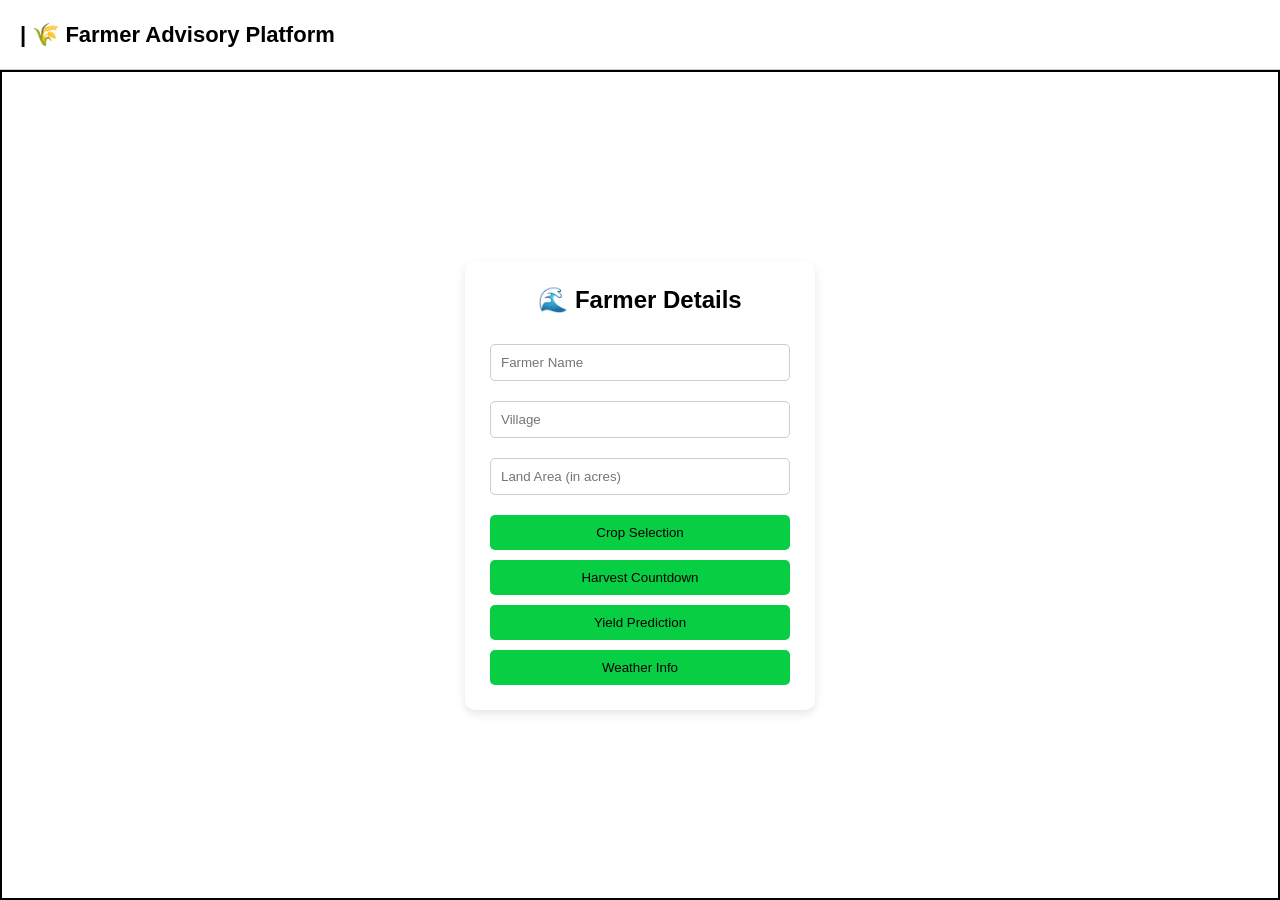
<file: index.html>
<!DOCTYPE html>
<html lang="en">
<head>
    <meta charset="UTF-8">
    <meta name="viewport" content="width=device-width, initial-scale=1.0">
    <title>👩‍🌾 Farmer Advisory Platform</title>
    <link rel="stylesheet" href="style.css">
</head>
<body>

    <div class="header">
        | 🌾 Farmer Advisory Platform
    </div>

    <div class="container">
        <div class="form-box">
            <h2> 🌊 Farmer Details</h2>

            <form>
                <input type="text" placeholder="Farmer Name" required>
                <input type="text" placeholder="Village" required>

                <input type="number" placeholder="Land Area (in acres)" required>

                <button type="button" onclick="goToPage('crop.html')">Crop Selection</button>
                <button type="button" onclick="goToPage('countdown.html')">Harvest Countdown</button>
                <button type="button" onclick="goToPage('yield.html')">Yield Prediction</button>
                <button type="button" onclick="goToPage('weather.html')">Weather Info</button>
            </form>
        </div>
    </div>

    <script src="script.js"></script>

</body>
</html>
</file>
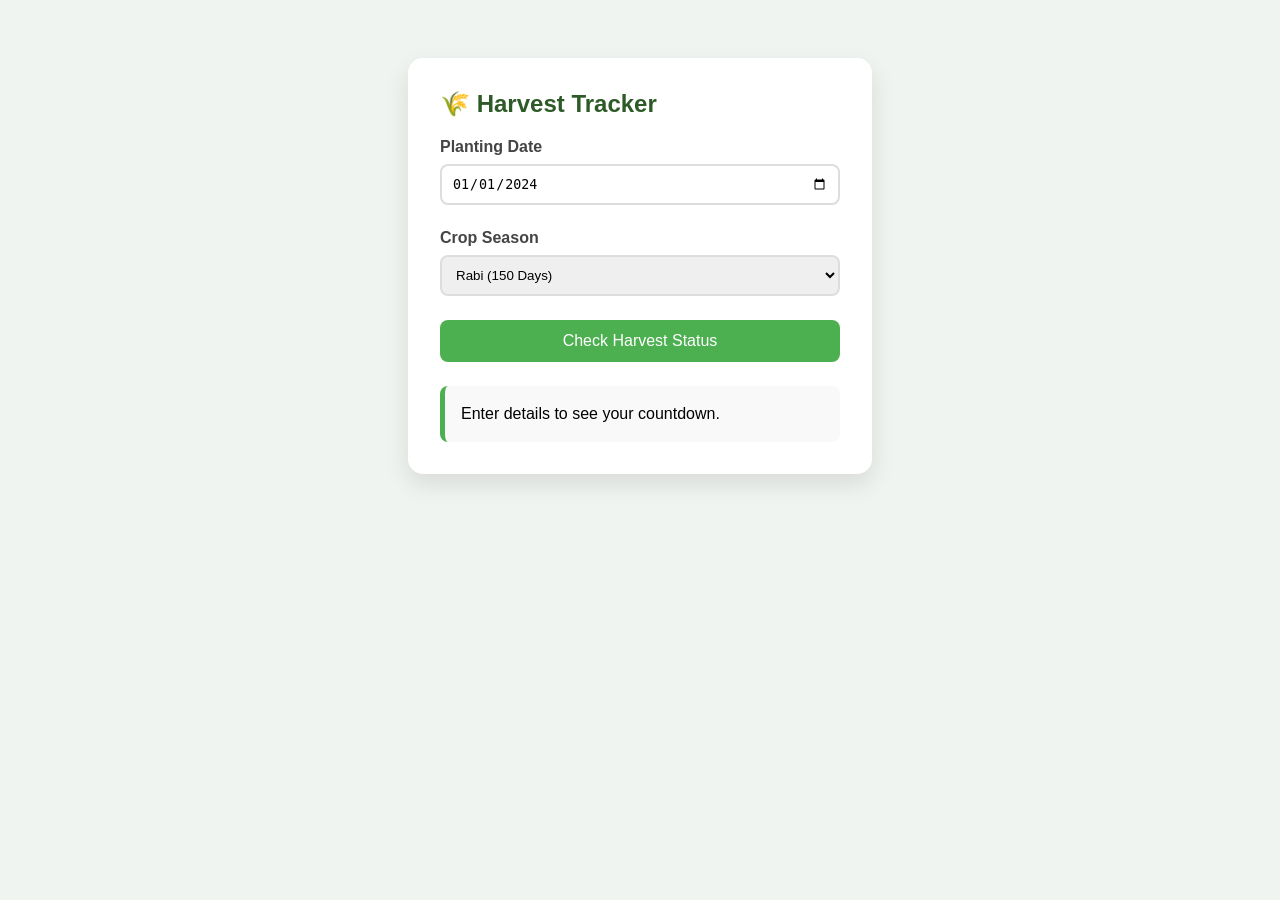
<file: countdown.html>
<!DOCTYPE html>
<html lang="en">
<head>
    <meta charset="UTF-8">
    <meta name="viewport" content="width=device-width, initial-scale=1.0">
    <title>Harvest Tracker</title>
    <style>
        /* Merged CSS */
        body {
            font-family: 'Segoe UI', Tahoma, Geneva, Verdana, sans-serif;
            background-color: #f0f4f0;
            display: flex;
            justify-content: center;
            padding-top: 50px;
        }

        .harvest-card {
            background: white;
            padding: 2rem;
            border-radius: 15px;
            box-shadow: 0 10px 25px rgba(0,0,0,0.1);
            width: 100%;
            max-width: 400px;
        }

        h2 { color: #2d5a27; margin-top: 0; }

        .input-group { margin-bottom: 1.5rem; }

        label { display: block; margin-bottom: 0.5rem; font-weight: bold; color: #444; }

        input, select {
            width: 100%;
            padding: 10px;
            border: 2px solid #ddd;
            border-radius: 8px;
            box-sizing: border-box;
        }

        button {
            width: 100%;
            padding: 12px;
            background-color: #4CAF50;
            color: white;
            border: none;
            border-radius: 8px;
            font-size: 1rem;
            cursor: pointer;
            transition: background 0.3s;
        }

        button:hover { background-color: #45a049; }

        .result-box {
            margin-top: 1.5rem;
            padding: 1rem;
            border-radius: 8px;
            background: #f9f9f9;
            border-left: 5px solid #4CAF50;
            line-height: 1.5;
        }

        .progress-container {
            width: 100%;
            height: 20px;
            background-color: #e0e0e0;
            border-radius: 10px;
            margin: 1.5rem 0 0.5rem 0;
            overflow: hidden;
            display: none; /* Hidden until calculation */
        }

        .progress-bar {
            height: 100%;
            width: 0%;
            background: linear-gradient(90deg, #4caf50, #8bc34a);
            transition: width 0.5s ease-in-out;
        }
    </style>
</head>
<body>

<div class="harvest-card">
    <h2>🌾 Harvest Tracker</h2>
    
    <div class="input-group">
        <label for="plantDate">Planting Date</label>
        <input type="date" id="plantDate" value="2024-01-01">
    </div>

    <div class="input-group">
        <label for="cropType">Crop Season</label>
        <select id="cropType">
            <option value="rabi">Rabi (150 Days)</option>
            <option value="kharif">Kharif (120 Days)</option>
            <option value="other">Other (90 Days)</option>
        </select>
    </div>

    <button onclick="updateCountdown()">Check Harvest Status</button>

    <div class="progress-container" id="progressContainer">
        <div id="progressBar" class="progress-bar"></div>
    </div>

    <div id="result" class="result-box">
        Enter details to see your countdown.
    </div>
</div>

<script>
    // Fixed JavaScript
    function updateCountdown() {
        const plantDateVal = document.getElementById("plantDate").value;
        const cropType = document.getElementById("cropType").value;
        const resultDiv = document.getElementById("result");
        const progressBar = document.getElementById("progressBar");
        const progressContainer = document.getElementById("progressContainer");

        // 1. Validation
        if (!plantDateVal) {
            resultDiv.innerHTML = "❌ Error: Please select a date.";
            return;
        }

        // 2. Set days based on selection
        let daysToHarvest = cropType === "rabi" ? 150 : (cropType === "kharif" ? 120 : 90);

        // 3. Calculations
        const start = new Date(plantDateVal);
        const today = new Date();
        today.setHours(0, 0, 0, 0); 
        
        const harvestDate = new Date(start);
        harvestDate.setDate(start.getDate() + daysToHarvest);

        const diffInMs = harvestDate - today;
        const daysLeft = Math.ceil(diffInMs / (1000 * 60 * 60 * 24));

        // 4. Progress Bar Logic
        const totalDuration = daysToHarvest;
        const elapsed = totalDuration - daysLeft;
        let progressPercent = (elapsed / totalDuration) * 100;
        
        // Clamp percentage between 0 and 100
        progressPercent = Math.min(100, Math.max(0, progressPercent));

        progressContainer.style.display = "block";
        progressBar.style.width = progressPercent + "%";

        // 5. Update Display
        if (daysLeft > 0) {
            resultDiv.innerHTML = `<strong>🗓️ Harvest Countdown:</strong><br>${daysLeft} days remaining<br><small>Target: ${harvestDate.toDateString()}</small>`;
            resultDiv.style.borderLeftColor = "#4CAF50";
        } else if (daysLeft === 0) {
            resultDiv.innerHTML = "<strong>🎉 ALERT: Today is Harvest Day!</strong>";
            resultDiv.style.borderLeftColor = "#ff9800";
        } else {
            resultDiv.innerHTML = `✅ Harvest was <strong>${Math.abs(daysLeft)} days ago</strong>.`;
            resultDiv.style.borderLeftColor = "#2196F3";
        }
    }
</script>

</body>
</html>
</file>
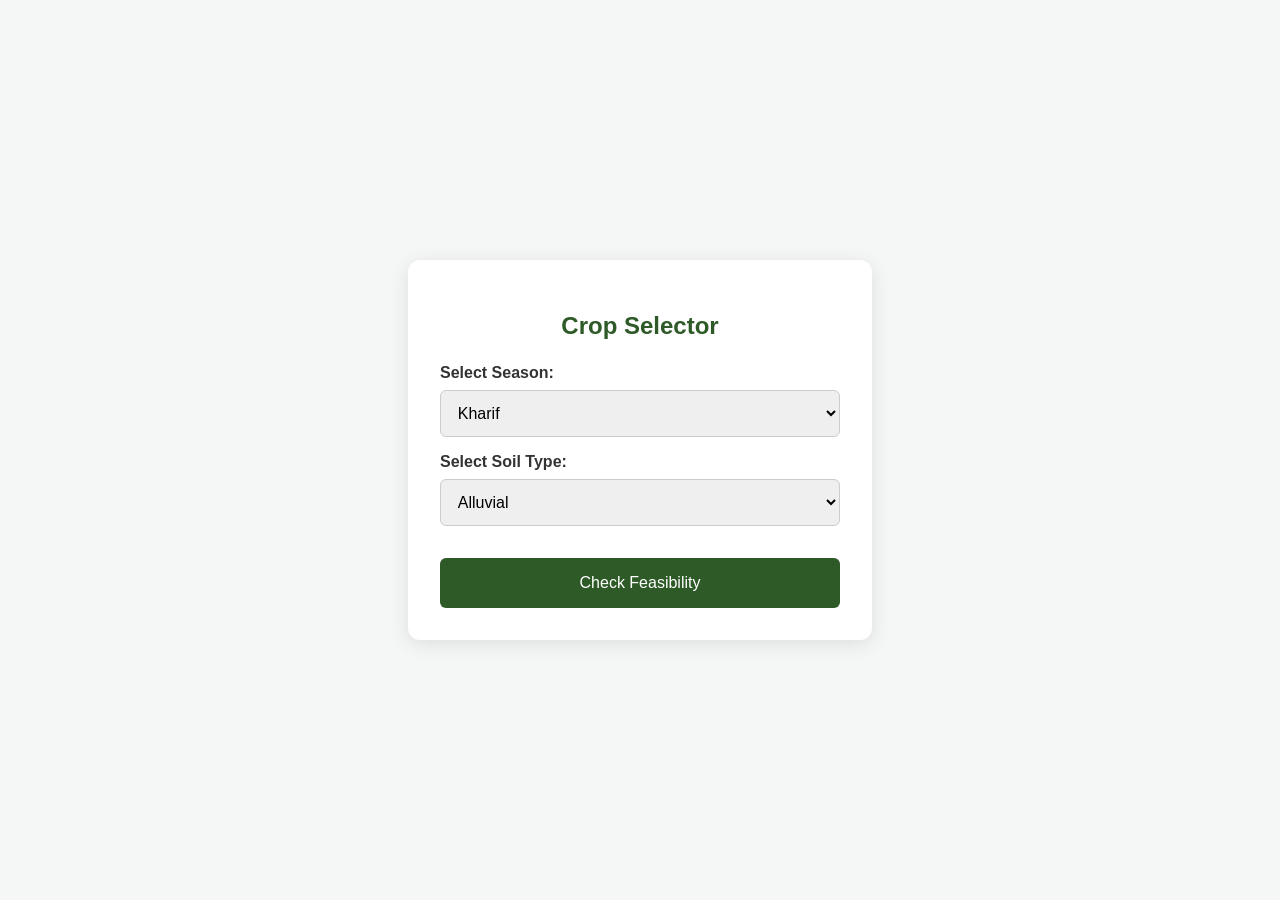
<file: crop.html>
<!DOCTYPE html>
<html lang="en">
<head>
    <meta charset="UTF-8">
    <meta name="viewport" content="width=device-width, initial-scale=1.0">
    <title>Crop Selection Tool</title>
    <style>
        /* CSS: Styling the interface */
        body {
            font-family: 'Segoe UI', Tahoma, Geneva, Verdana, sans-serif;
            background-color: #f4f7f6;
            display: flex;
            justify-content: center;
            align-items: center;
            height: 100vh;
            margin: 0;
        }
        .container {
            background: #fff;
            padding: 2rem;
            border-radius: 12px;
            box-shadow: 0 4px 20px rgba(0,0,0,0.1);
            width: 100%;
            max-width: 400px;
            text-align: center;
        }
        h2 { color: #2d5a27; margin-bottom: 1.5rem; }
        .form-group { margin-bottom: 1rem; text-align: left; }
        label { display: block; margin-bottom: 0.5rem; font-weight: bold; color: #333; }
        select {
            width: 100%;
            padding: 0.8rem;
            border: 1px solid #ccc;
            border-radius: 6px;
            font-size: 1rem;
        }
        button {
            width: 100%;
            padding: 1rem;
            background-color: #2d5a27;
            color: white;
            border: none;
            border-radius: 6px;
            font-size: 1rem;
            cursor: pointer;
            margin-top: 1rem;
            transition: background 0.3s;
        }
        button:hover { background-color: #1e3d1a; }
        #result {
            margin-top: 1.5rem;
            padding: 1rem;
            border-radius: 6px;
            font-weight: 500;
            display: none; /* Hidden until button is clicked */
        }
        .feasible { background-color: #d4edda; color: #155724; border: 1px solid #c3e6cb; }
        .difficult { background-color: #f8d7da; color: #721c24; border: 1px solid #f5c6cb; }
    </style>
</head>
<body>

<div class="container">
    <h2>Crop Selector</h2>
    
    <div class="form-group">
        <label for="season">Select Season:</label>
        <select id="season">
            <option value="kharif">Kharif</option>
            <option value="rabi">Rabi</option>
            <option value="zaid">Zaid</option>
        </select>
    </div>

    <div class="form-group">
        <label for="soil">Select Soil Type:</label>
        <select id="soil">
            <option value="alluvial">Alluvial</option>
            <option value="black">Black</option>
            <option value="red">Red</option>
            <option value="laterite">Laterite</option>
            <option value="desert">Desert</option>
        </select>
    </div>

    <button onclick="checkCrop()">Check Feasibility</button>

    <div id="result"></div>
</div>

<script>
    // JavaScript: Logic for crop data and selection
    const cropData = {
        kharif: {
            alluvial: ["Rice", "Sugar cane", "Cotton"],
            black: ["Cotton", "Soybean", "Maize"],
            red: ["Groundnut", "Maize", "Pulses"],
            laterite: ["Tea", "Coffee", "Rubber"],
            desert: ["Bajra", "Jowar"]
        },
        rabi: {
            alluvial: ["Wheat", "Barley", "Mustard"],
            black: ["Linseed", "Gram", "Safflower"],
            red: [ "Oilseeds"],
            laterite: ["Cashew"],
            desert: ["Mustard (with irrigation)"]
        },
        zaid: {
            alluvial: ["Watermelon", "Cucumber", "Muskmelon"],
            black: ["Vegetables", "Fodder crops"],
            red: ["Vegetables"],
            laterite: ["yam"],
            desert: ["Fodder crops"]
        }
    };

    function checkCrop() {
        const season = document.getElementById('season').value;
        const soil = document.getElementById('soil').value;
        const resultDiv = document.getElementById('result');

        resultDiv.style.display = "block";

        if (cropData[season] && cropData[season][soil]) {
            const crops = cropData[season][soil];
            resultDiv.className = "feasible";
            resultDiv.innerHTML = `<strong>FEASIBLE:</strong> Suitable crops include ${crops.join(", ")}.`;
        } else {
            resultDiv.className = "difficult";
            resultDiv.innerHTML = "<strong>DIFFICULT:</strong> Standard crops for this season are hard to grow in this soil type without special treatment.";
        }
    }
</script>

</body>
</html>
</file>
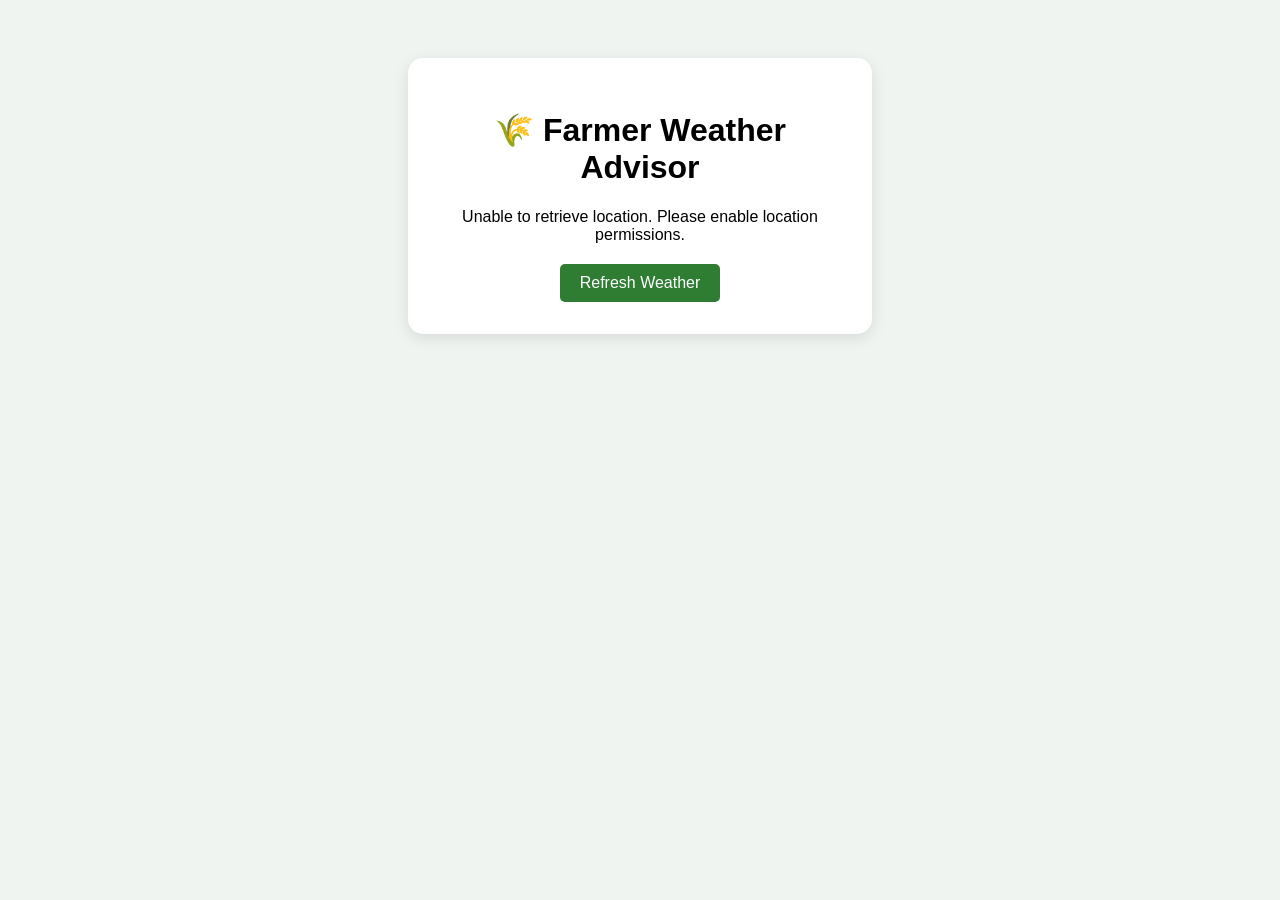
<file: weather.html>
<!DOCTYPE html>
<html lang="en">
<head>
    <meta charset="UTF-8">
    <meta name="viewport" content="width=device-width, initial-scale=1.0">
    <title>Farmer Advisory Platform</title>
    <style>
        /* Merged CSS */
        body {
            font-family: 'Segoe UI', Tahoma, Geneva, Verdana, sans-serif;
            background-color: #f0f4f1;
            display: flex;
            justify-content: center;
            padding-top: 50px;
        }

        .container {
            background: white;
            padding: 2rem;
            border-radius: 15px;
            box-shadow: 0 4px 15px rgba(0,0,0,0.1);
            text-align: center;
            width: 90%;
            max-width: 400px;
        }

        .advisory-box {
            margin-top: 20px;
            padding: 15px;
            background: #e8f5e9;
            border-left: 5px solid #2e7d32;
            text-align: left;
            font-weight: 500;
        }

        .weather-info {
            font-size: 1.5rem;
            margin: 10px 0;
            color: #333;
        }

        .hidden { display: none; }

        button {
            margin-top: 20px;
            padding: 10px 20px;
            background-color: #2e7d32;
            color: white;
            border: none;
            border-radius: 5px;
            cursor: pointer;
            font-size: 1rem;
            transition: background 0.3s;
        }

        button:hover {
            background-color: #1b5e20;
        }
    </style>
</head>
<body>

    <div class="container">
        <h1>🌾 Farmer Weather Advisor</h1>
        <div id="status">Detecting your location...</div>
        
        <div id="weather-card" class="hidden">
            <h2 id="location">---</h2>
            <div class="weather-info">
                <span id="temp">0</span>°C | <span id="description">Clear</span>
            </div>
            <div class="advisory-box">
                <h3>🚜 Agricultural Advice:</h3>
                <p id="advice">Loading advice...</p>
            </div>
        </div>
        
        <button onclick="getLocation()">Refresh Weather</button>
    </div>

    <script>
        // Merged JavaScript
        const API_KEY = '5f0e1483f27aa6b833e7ba044413e47c';

        function getLocation() {
            // Show status while fetching
            document.getElementById('status').classList.remove('hidden');
            document.getElementById('status').innerText = "Detecting your location...";
            document.getElementById('weather-card').classList.add('hidden');

            if (navigator.geolocation) {
                navigator.geolocation.getCurrentPosition(fetchWeather, showError);
            } else {
                alert("Geolocation is not supported by this browser.");
            }
        }

        async function fetchWeather(position) {
            const lat = position.coords.latitude;
            const lon = position.coords.longitude;
            
            try {
                const response = await fetch(`https://api.openweathermap.org/data/2.5/weather?lat=${lat}&lon=${lon}&appid=${API_KEY}&units=metric`);
                const data = await response.json();
                displayWeather(data);
            } catch (error) {
                console.error("Error fetching weather:", error);
                document.getElementById('status').innerText = "Error loading weather data.";
            }
        }

        function displayWeather(data) {
            document.getElementById('status').classList.add('hidden');
            document.getElementById('weather-card').classList.remove('hidden');
            
            const temp = data.main.temp;
            const weatherType = data.weather[0].main.toLowerCase();

            document.getElementById('location').innerText = data.name;
            document.getElementById('temp').innerText = Math.round(temp);
            document.getElementById('description').innerText = data.weather[0].description;

            generateAdvice(temp, weatherType);
        }

        function generateAdvice(temp, type) {
            let advice = "";

            if (type.includes("rain")) {
                advice = "🌧️ Heavy rain expected. Avoid fertilizer application as it may wash away. Ensure proper drainage in fields.";
            } else if (temp > 35) {
                advice = "☀️ High temperature alert! Increase irrigation frequency and avoid midday transplanting to prevent wilting.";
            } else if (type.includes("clear") || type.includes("cloud")) {
                advice = "🌤️ Good weather for harvesting and spraying pesticides. Soil moisture looks stable.";
            } else {
                advice = "🚜 Routine maintenance day. Check for pests and monitor soil health.";
            }

            document.getElementById('advice').innerText = advice;
        }

        function showError(error) {
            document.getElementById('status').innerText = "Unable to retrieve location. Please enable location permissions.";
        }

        // Auto-run on load
        window.onload = getLocation;
    </script>
</body>
</html>
</file>
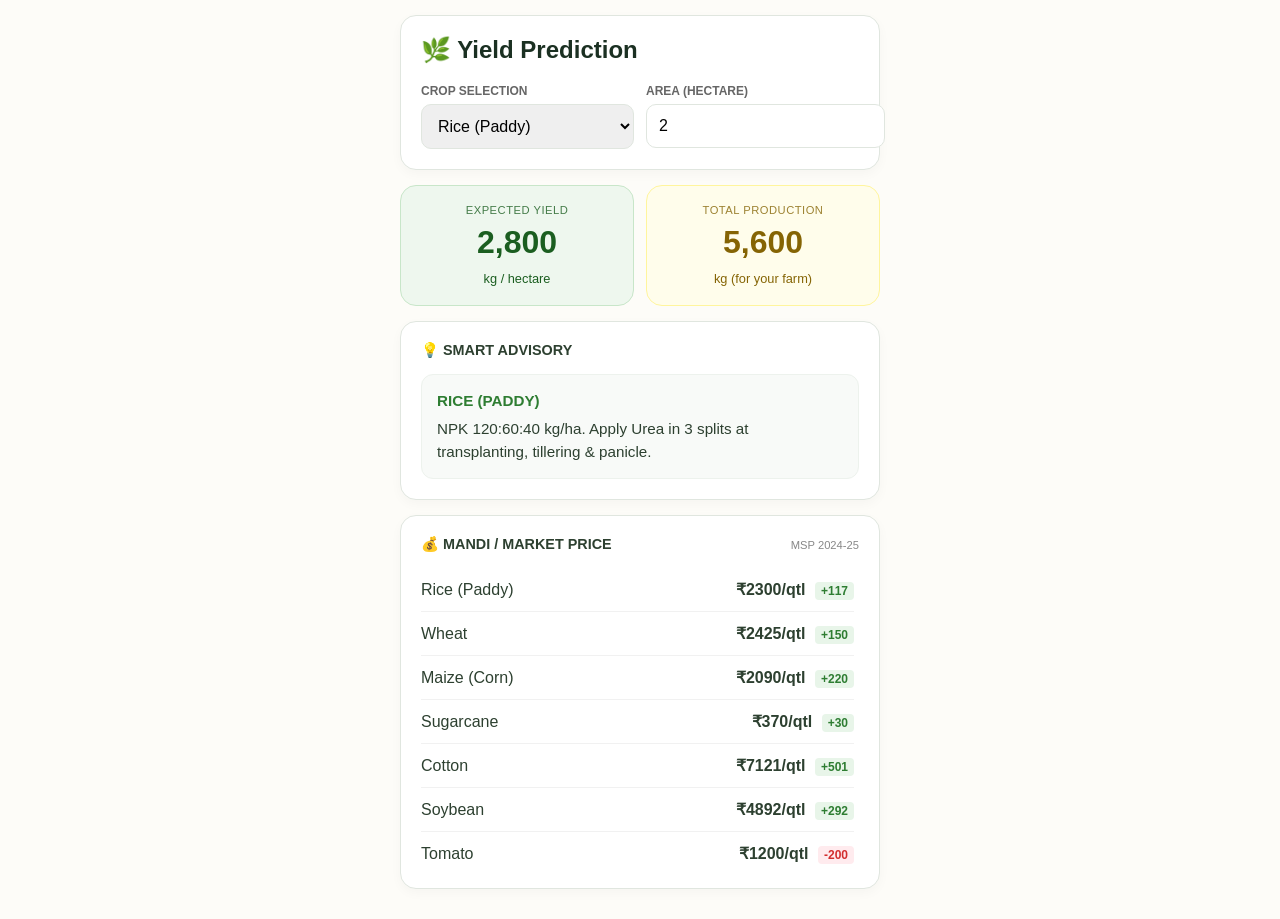
<file: yield.html>
<!DOCTYPE html>
<html lang="en">
<head>
    <meta charset="UTF-8">
    <meta name="viewport" content="width=device-width, initial-scale=1.0">
    <title>Yield Prediction Dashboard</title>
    <style>
        :root {
            --bg: #fdfcf8;
            --white: #ffffff;
            --green: #2e7d32;
            --light-green: #e8f5e9;
            --yellow: #fbc02d;
            --light-yellow: #fff9c4;
            --text: #2d4030;
            --border: #e0e6df;
        }

        body {
            font-family: 'Segoe UI', Roboto, Helvetica, sans-serif;
            background-color: var(--bg);
            color: var(--text);
            margin: 0;
            padding: 15px;
            display: flex;
            justify-content: center;
        }

        .container {
            width: 100%;
            max-width: 480px;
        }

        .card {
            background: var(--white);
            border-radius: 16px;
            padding: 20px;
            margin-bottom: 15px;
            box-shadow: 0 4px 12px rgba(0,0,0,0.03);
            border: 1px solid var(--border);
        }

        .header-title {
            display: flex;
            align-items: center;
            gap: 10px;
            margin: 0 0 20px 0;
            color: #1b3022;
        }

        .input-row { display: flex; gap: 12px; }
        .field { flex: 1; }
        
        label { 
            display: block; 
            font-size: 0.75rem; 
            font-weight: 700; 
            margin-bottom: 6px; 
            text-transform: uppercase;
            color: #666;
        }
        
        select, input {
            width: 100%;
            padding: 12px;
            border: 1.5px solid var(--border);
            border-radius: 10px;
            font-size: 1rem;
            outline: none;
            transition: border-color 0.2s;
        }

        select:focus, input:focus { border-color: var(--green); }

        .yield-grid {
            display: grid;
            grid-template-columns: 1fr 1fr;
            gap: 12px;
            margin-bottom: 15px;
        }

        .yield-card {
            padding: 18px;
            border-radius: 16px;
            text-align: center;
        }

        .yield-card h1 { margin: 8px 0; font-size: 2rem; font-weight: 800; }
        .yield-card p { margin: 0; font-size: 0.7rem; letter-spacing: 0.5px; opacity: 0.8; }
        .yield-card span { font-size: 0.8rem; font-weight: 500; }

        .green-card { background: #eef7ee; border: 1px solid #c8e6c9; color: #1b5e20; }
        .yellow-card { background: #fffdeb; border: 1px solid #fff59d; color: #856404; }

        .section-title {
            font-size: 0.9rem;
            font-weight: 800;
            margin-bottom: 15px;
            display: flex;
            align-items: center;
            gap: 8px;
        }

        .scroll-list {
            max-height: 300px;
            overflow-y: auto;
            padding-right: 5px;
        }

        .price-row {
            display: flex;
            justify-content: space-between;
            align-items: center;
            padding: 12px 0;
            border-bottom: 1px solid #f1f1f1;
        }

        .price-info { text-align: right; }
        .price-val { font-weight: 700; font-size: 1rem; }
        .price-change { 
            color: var(--green); 
            font-size: 0.75rem; 
            font-weight: 700; 
            background: #e8f5e9; 
            padding: 2px 6px; 
            border-radius: 4px;
            margin-left: 5px;
        }

        .advisory-box { 
            background: #f8faf8; 
            border-radius: 12px; 
            padding: 15px; 
            border: 1px solid #edf2ed;
            line-height: 1.5;
            font-size: 0.95rem;
        }

        /* Custom Scrollbar */
        .scroll-list::-webkit-scrollbar { width: 4px; }
        .scroll-list::-webkit-scrollbar-thumb { background: #d1d1d1; border-radius: 10px; }
    </style>
</head>
<body>

<div class="container">
    <section class="card">
        <h2 class="header-title">🌿 Yield Prediction</h2>
        <div class="input-row">
            <div class="field">
                <label>Crop Selection</label>
                <select id="cropSelect" onchange="updateDashboard()"></select>
            </div>
            <div class="field">
                <label>Area (Hectare)</label>
                <input type="number" id="farmArea" value="2" step="0.5" oninput="updateDashboard()">
            </div>
        </div>
    </section>

    <div class="yield-grid">
        <div class="yield-card green-card">
            <p>EXPECTED YIELD</p>
            <h1 id="yieldVal">0</h1>
            <span>kg / hectare</span>
        </div>
        <div class="yield-card yellow-card">
            <p>TOTAL PRODUCTION</p>
            <h1 id="totalVal">0</h1>
            <span>kg (for your farm)</span>
        </div>
    </div>

    <section class="card">
        <div class="section-title">💡 SMART ADVISORY</div>
        <div class="advisory-box">
            <strong id="adviceCrop" style="color:var(--green); display:block; margin-bottom:5px;">Crop</strong>
            <span id="adviceText"></span>
        </div>
    </section>

    <section class="card">
        <div class="section-title">💰 MANDI / MARKET PRICE <span style="font-weight:400; font-size:0.7rem; color:#888; margin-left:auto;">MSP 2024-25</span></div>
        <div id="priceList" class="scroll-list"></div>
    </section>
</div>

<script>
    const cropData = {
        "Rice (Paddy)": { yield: 2800, price: 2300, change: "117", advice: "NPK 120:60:40 kg/ha. Apply Urea in 3 splits at transplanting, tillering & panicle." },
        "Wheat": { yield: 3500, price: 2425, change: "150", advice: "Ensure 4-6 irrigations. First irrigation at CRI stage (21 days after sowing)." },
        "Maize (Corn)": { yield: 2500, price: 2090, change: "220", advice: "Keep soil moist but avoid waterlogging. Best for well-drained loamy soils." },
        "Sugarcane": { yield: 75000, price: 370, change: "30", advice: "Use trench planting method. Requires heavy potassium for high sugar content." },
        "Cotton": { yield: 550, price: 7121, change: "501", advice: "Space plants 60x60cm. Monitor for Pink Bollworm during flowering." },
        "Soybean": { yield: 1500, price: 4892, change: "292", advice: "Inoculate seeds with Rhizobium. Avoid deep sowing (max 3cm)." },
        "Tomato": { yield: 25000, price: 1200, change: "-200", advice: "Staking is mandatory. Apply Boron during flowering to prevent fruit cracking." },
        "Onion": { yield: 18000, price: 1150, change: "80", advice: "Requires sandy loam soil. Stop irrigation 15 days before harvesting." },
        "Groundnut": { yield: 2200, price: 6377, change: "322", advice: "Apply Gypsum @ 400kg/ha at pegging stage for better pod filling." },
        "Turmeric": { yield: 5500, price: 11000, change: "500", advice: "Use organic mulch to conserve moisture. Harvest when leaves turn yellow." },
        "Banana": { yield: 45000, price: 1500, change: "-100", advice: "Drip irrigation is highly recommended. Desuckering should be done monthly." },
        "Jowar": { yield: 1200, price: 3180, change: "180", advice: "Drought resistant. Best suited for black cotton soils." },
        "Bajra": { yield: 1400, price: 2625, change: "125", advice: "Needs very little water. Avoid waterlogged fields." },
        "Potato": { yield: 22000, price: 680, change: "-40", advice: "Earthing up should be done 30-40 days after planting." },
        "Sunflower": { yield: 1600, price: 6760, change: "360", advice: "Hand pollination (rubbing flower heads) increases seed setting." }
    };

    function updateDashboard() {
        const selectedCrop = document.getElementById('cropSelect').value;
        const area = parseFloat(document.getElementById('farmArea').value) || 0;
        const data = cropData[selectedCrop];

        document.getElementById('yieldVal').innerText = data.yield.toLocaleString();
        document.getElementById('totalVal').innerText = (data.yield * area).toLocaleString();
        document.getElementById('adviceCrop').innerText = selectedCrop.toUpperCase();
        document.getElementById('adviceText').innerText = data.advice;
    }

    function init() {
        const select = document.getElementById('cropSelect');
        const priceList = document.getElementById('priceList');
        
        for (let crop in cropData) {
            let opt = document.createElement('option');
            opt.value = crop;
            opt.innerHTML = crop;
            select.appendChild(opt);

            let changeClass = cropData[crop].change.startsWith('-') ? 'style="color:#d32f2f; background:#ffebee"' : '';
            
            priceList.innerHTML += `
                <div class="price-row">
                    <span>${crop}</span>
                    <div class="price-info">
                        <span class="price-val">₹${cropData[crop].price}/qtl</span>
                        <span class="price-change" ${changeClass}>${cropData[crop].change.startsWith('-') ? '' : '+'}${cropData[crop].change}</span>
                    </div>
                </div>
            `;
        }
        updateDashboard();
    }

    window.onload = init;
</script>

</body>
</html>
</file>
<file: style.css>
* {
    margin: 0;
    padding: 0;
    box-sizing: border-box;
    font-family: Arial, sans-serif;
}

body {
    background: white;
}

/* Header */
.header {
    width: 200%;
    height: 70px;
    background: white;
    color: black;
    display: flex;
    align-items: center;
    padding: 0 20px;
    font-size: 22px;
    font-weight: bold;
    border-bottom: 1px solid #ccc;
}

/* Center Container */
.container {
    height: calc(100vh - 70px);
    display: flex;
    justify-content: center;
    align-items: center;
}

/* Form Box */
.form-box {
    width: 350px;
    background: white;
    padding: 25px;
    border-radius: 10px;
    box-shadow: 0 4px 10px rgba(0,0,0,0.1);
    text-align: center;
}

.form-box h2 {
    margin-bottom: 20px;
    color: black;
}

/* Inputs */
.form-box input,
.form-box select {
    width: 100%;
    padding: 10px;
    margin: 10px 0;
    border: 1px solid #ccc;
    border-radius: 5px;
}

/* Buttons */
button {
    width: 100%;
    padding: 10px;
    margin-top: 10px;
    background: #07ce43; /* light green */
    color: black;        /* dark letters */
    border: none;
    border-radius: 5px;
    cursor: pointer;
}

button:hover {
    background: #66cc66;
    margin-top: 10px;
    width: 100%; /* Changed from 200% to 100% to keep it stable */
}

.container, .card {
    border: 2px solid #000; /* Dark border for main box */
}

input:focus, select:focus {
    border-color: #2e7d32; /* green highlight */
    outline: none;
}

input, select, textarea {
    border: 2px solid #000; /* Dark black border */
}

input, select, textarea {
    border: 2px solid #333; /* Dark gray */
}
</file>
